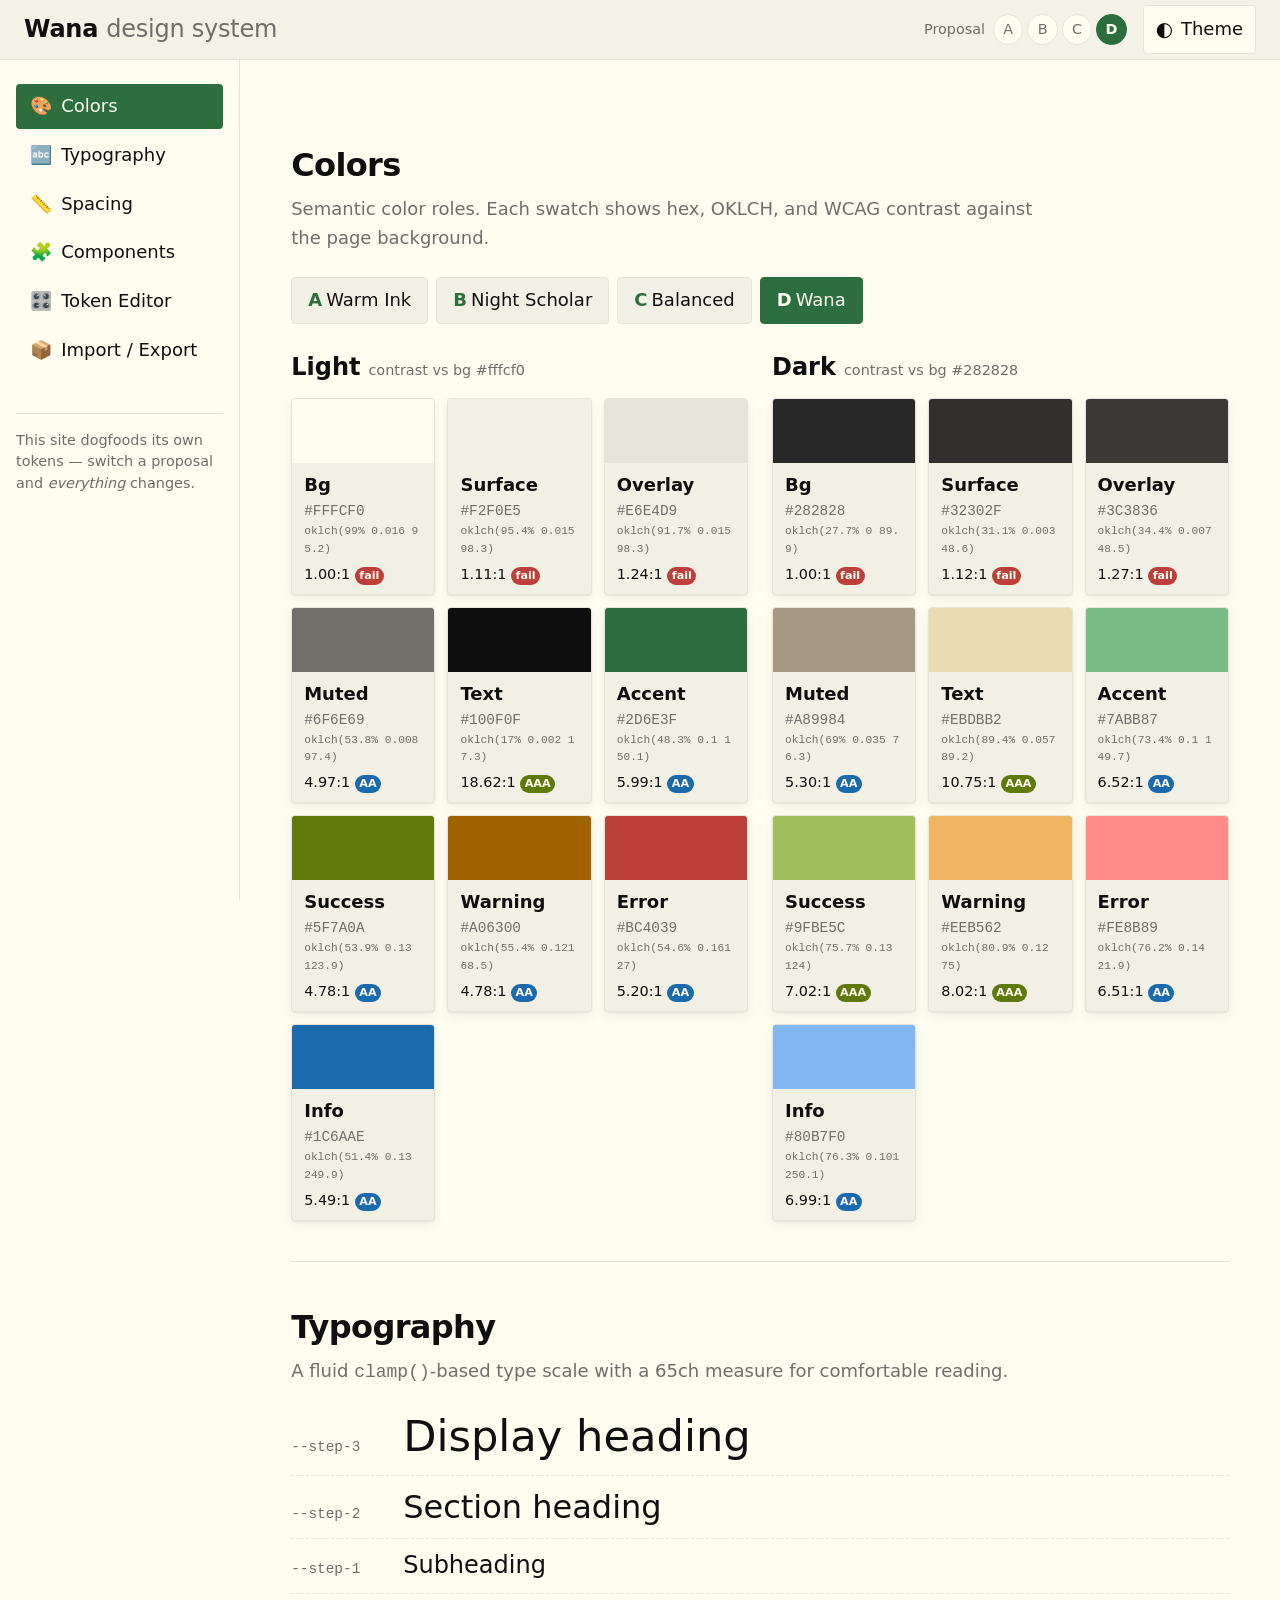
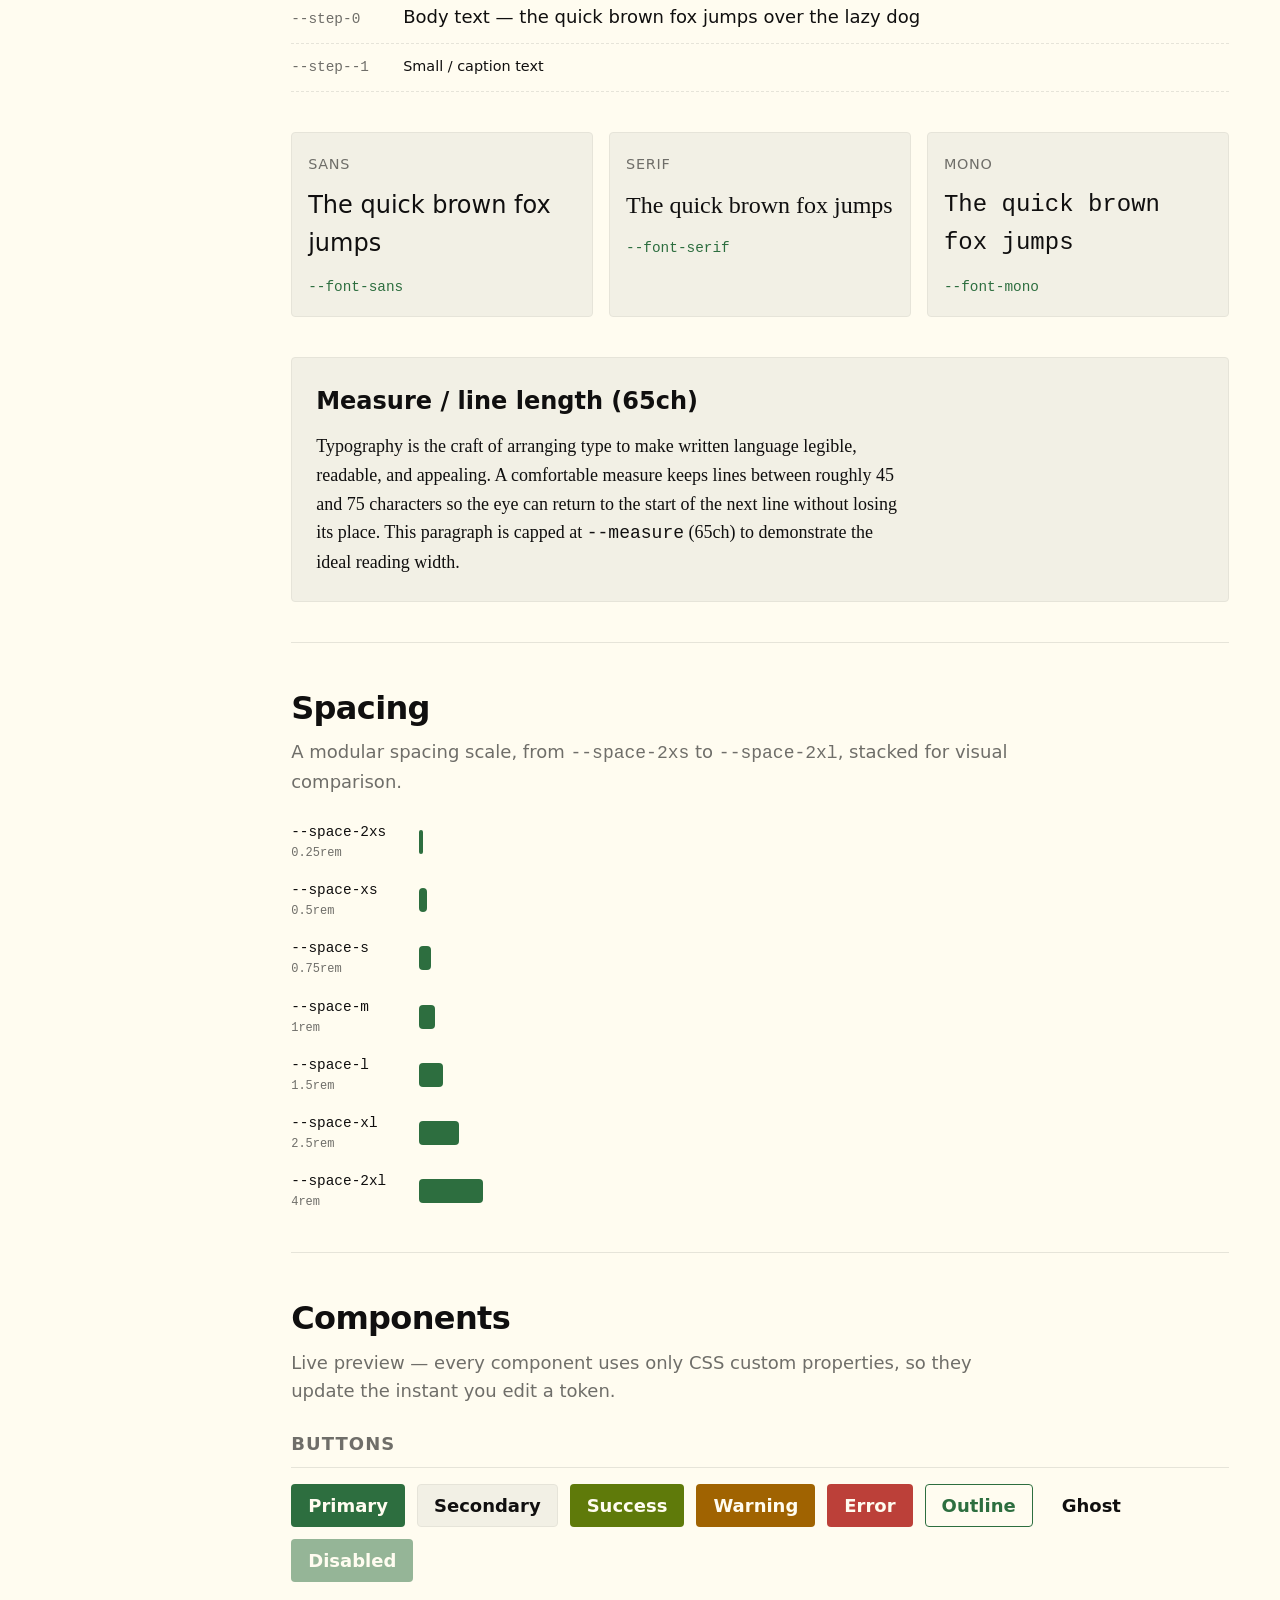
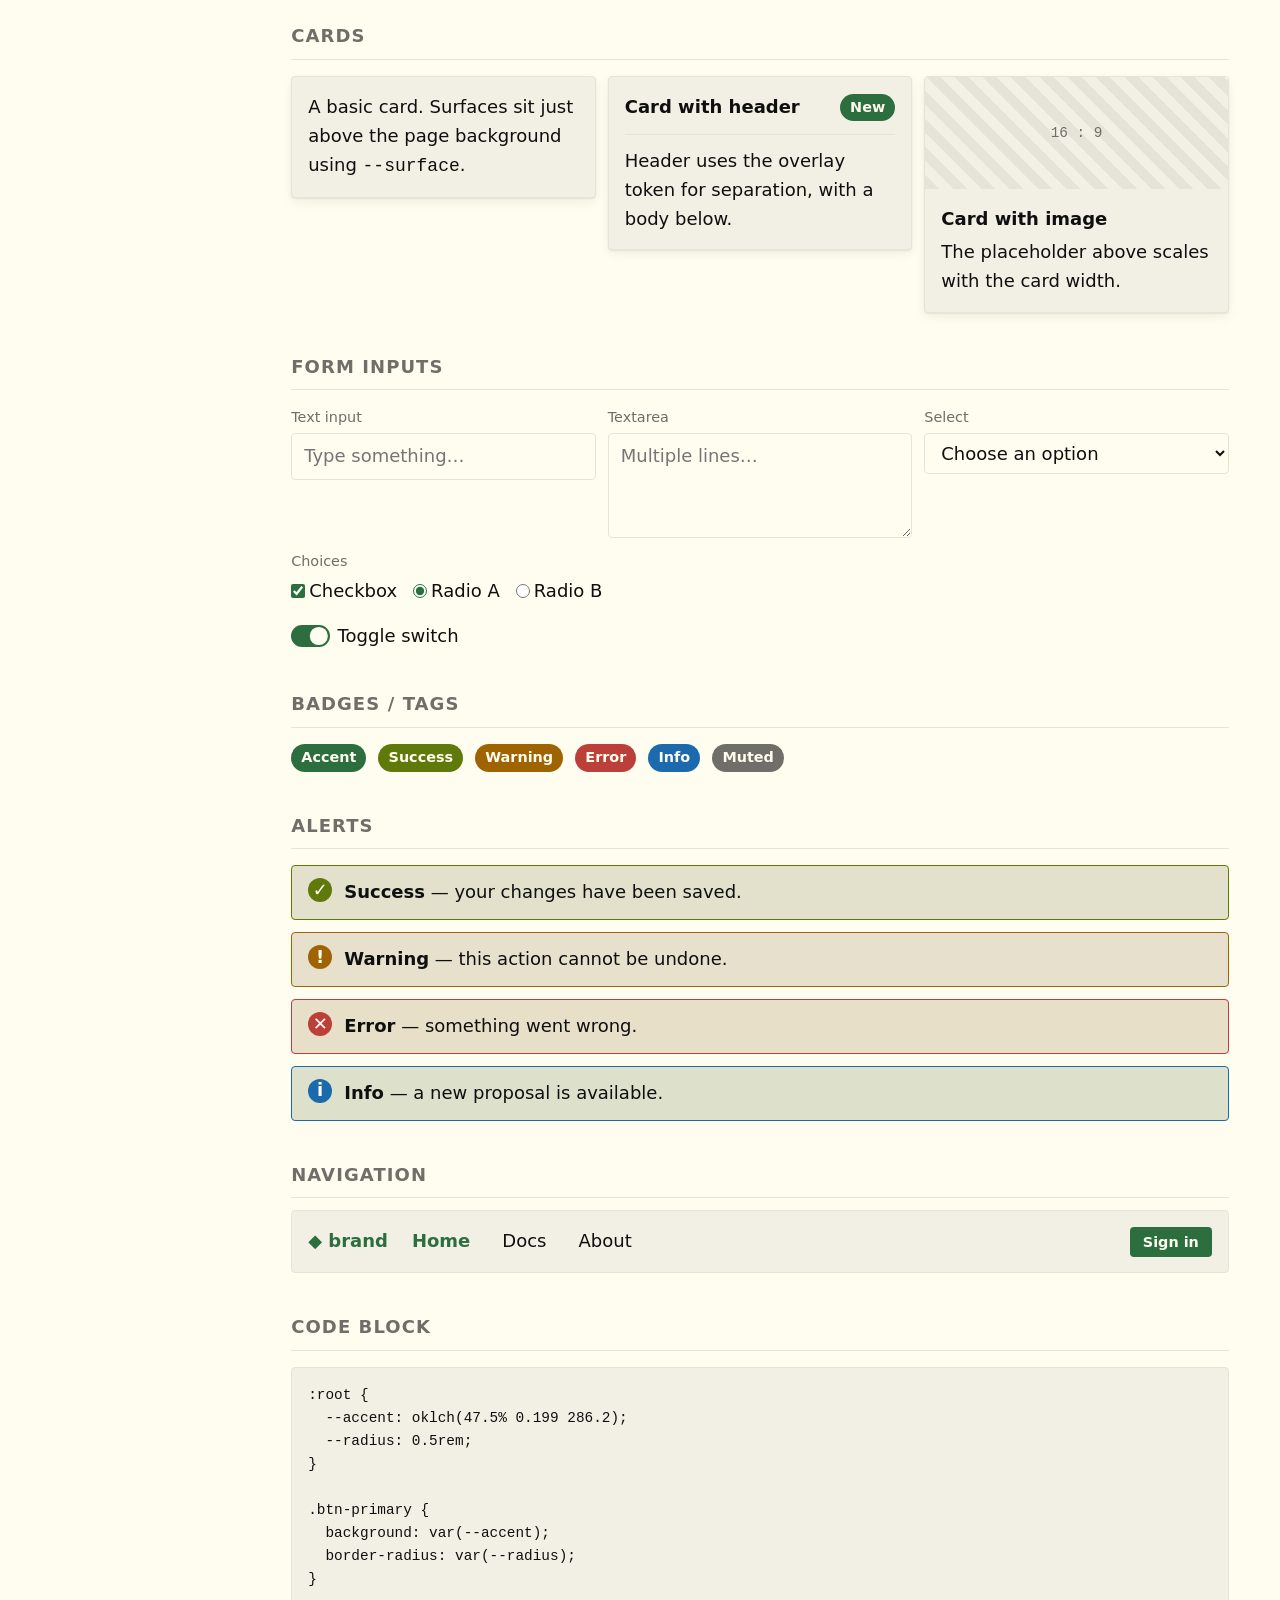
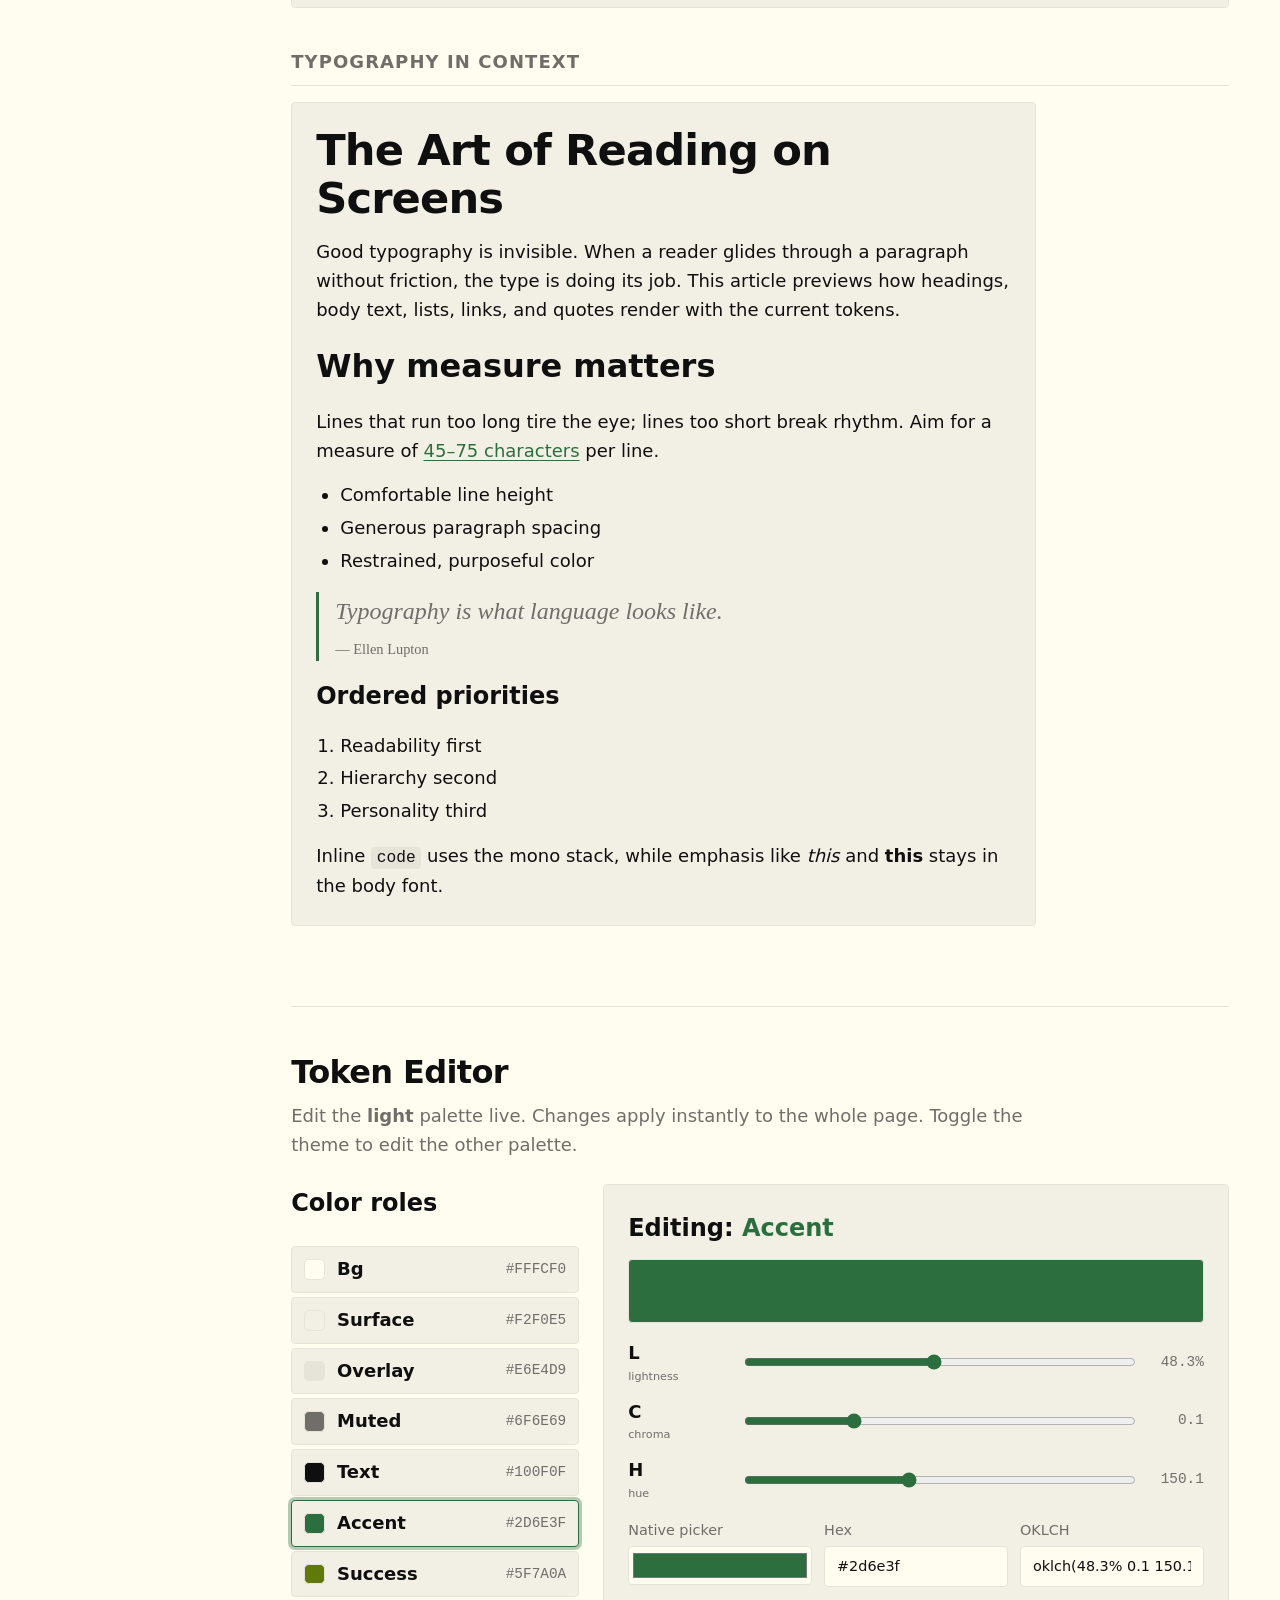
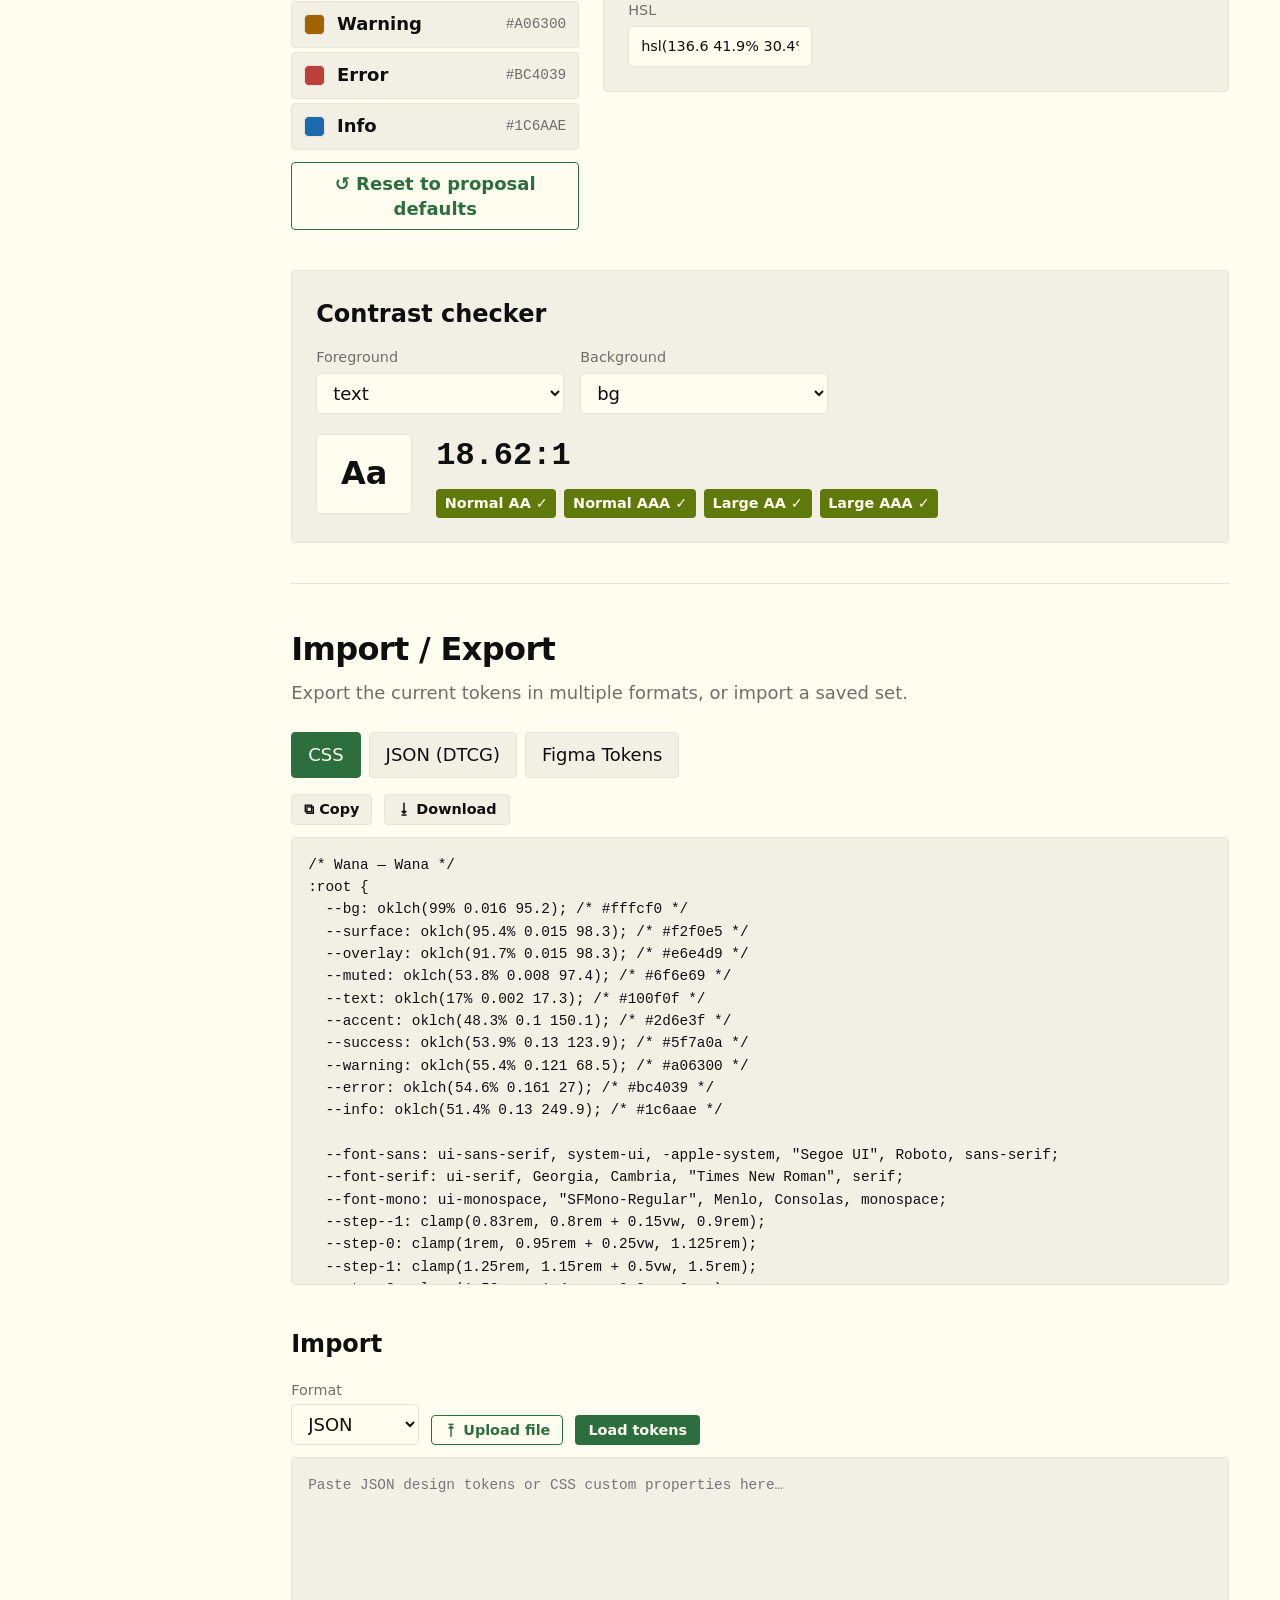
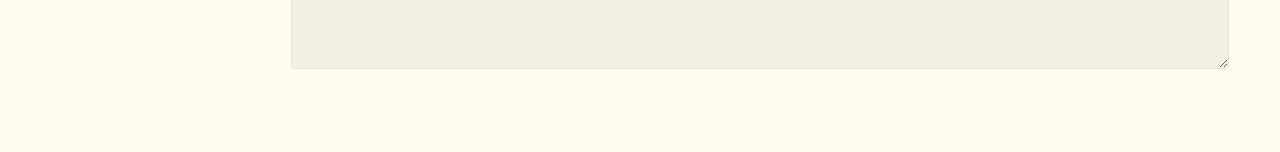
<file: site/index.html>
<!doctype html>
<html lang="en" data-theme="light">
  <head>
    <meta charset="UTF-8" />
    <meta name="viewport" content="width=device-width, initial-scale=1.0" />
    <meta
      name="description"
      content="Wana — a live, interactive token playground with OKLCH editing, contrast checking, and import/export."
    />
    <title>Wana</title>
    <link rel="stylesheet" href="../tokens/base.css" />
    <link rel="stylesheet" href="style.css" />
  </head>
  <body>
    <!-- ── Header ───────────────────────────────────────────────────── -->
    <header class="site-header">
      <button
        class="nav-toggle"
        id="navToggle"
        aria-label="Toggle navigation"
        aria-expanded="false"
      >
        ☰
      </button>
      <h1 class="site-title">Wana <span>design system</span></h1>
      <div class="header-controls">
        <div class="proposal-mini" role="group" aria-label="Proposal">
          <span class="proposal-mini-label">Proposal</span>
          <div class="proposal-mini-tabs" id="proposalMiniTabs"></div>
        </div>
        <button
          class="theme-toggle"
          id="themeToggle"
          aria-label="Toggle light/dark theme"
        >
          <span class="theme-toggle-icon" aria-hidden="true">◐</span>
          <span class="theme-toggle-text">Theme</span>
        </button>
      </div>
    </header>

    <div class="layout">
      <!-- ── Sidebar ────────────────────────────────────────────────── -->
      <nav class="sidebar" id="sidebar" aria-label="Sections">
        <ul class="nav-list">
          <li>
            <a href="#colors" class="nav-link" data-section="colors"
              ><span class="nav-ico">🎨</span> Colors</a
            >
          </li>
          <li>
            <a href="#typography" class="nav-link" data-section="typography"
              ><span class="nav-ico">🔤</span> Typography</a
            >
          </li>
          <li>
            <a href="#spacing" class="nav-link" data-section="spacing"
              ><span class="nav-ico">📏</span> Spacing</a
            >
          </li>
          <li>
            <a href="#components" class="nav-link" data-section="components"
              ><span class="nav-ico">🧩</span> Components</a
            >
          </li>
          <li>
            <a href="#editor" class="nav-link" data-section="editor"
              ><span class="nav-ico">🎛️</span> Token Editor</a
            >
          </li>
          <li>
            <a href="#export" class="nav-link" data-section="export"
              ><span class="nav-ico">📦</span> Import / Export</a
            >
          </li>
        </ul>
        <div class="sidebar-foot">
          <p class="dogfood-note">
            This site dogfoods its own tokens — switch a proposal and
            <em>everything</em> changes.
          </p>
        </div>
      </nav>

      <!-- ── Main content ───────────────────────────────────────────── -->
      <main class="main" id="main">
        <!-- 1. COLORS -->
        <section id="colors" class="section">
          <div class="section-head">
            <h2>Colors</h2>
            <p class="section-sub">
              Semantic color roles. Each swatch shows hex, OKLCH, and WCAG
              contrast against the page background.
            </p>
          </div>

          <div
            class="proposal-tabs"
            id="proposalTabs"
            role="tablist"
            aria-label="Color proposals"
          ></div>

          <div class="palette-split">
            <div class="palette-col">
              <h3 class="palette-title">
                Light <span class="palette-meta" id="lightMeta"></span>
              </h3>
              <div class="swatch-grid" id="swatchesLight"></div>
            </div>
            <div class="palette-col">
              <h3 class="palette-title">
                Dark <span class="palette-meta" id="darkMeta"></span>
              </h3>
              <div class="swatch-grid" id="swatchesDark"></div>
            </div>
          </div>
        </section>

        <!-- 2. TYPOGRAPHY -->
        <section id="typography" class="section">
          <div class="section-head">
            <h2>Typography</h2>
            <p class="section-sub">
              A fluid <code>clamp()</code>-based type scale with a 65ch measure
              for comfortable reading.
            </p>
          </div>

          <div class="type-scale" id="typeScale"></div>

          <div class="font-stacks">
            <div class="font-card">
              <span class="font-label">Sans</span>
              <p class="font-sample" style="font-family: var(--font-sans)">
                The quick brown fox jumps
              </p>
              <code class="font-code">--font-sans</code>
            </div>
            <div class="font-card">
              <span class="font-label">Serif</span>
              <p class="font-sample" style="font-family: var(--font-serif)">
                The quick brown fox jumps
              </p>
              <code class="font-code">--font-serif</code>
            </div>
            <div class="font-card">
              <span class="font-label">Mono</span>
              <p class="font-sample" style="font-family: var(--font-mono)">
                The quick brown fox jumps
              </p>
              <code class="font-code">--font-mono</code>
            </div>
          </div>

          <div class="measure-demo">
            <h3>Measure / line length (65ch)</h3>
            <p class="measure-text">
              Typography is the craft of arranging type to make written language
              legible, readable, and appealing. A comfortable measure keeps
              lines between roughly 45 and 75 characters so the eye can return
              to the start of the next line without losing its place. This
              paragraph is capped at <code>--measure</code> (65ch) to
              demonstrate the ideal reading width.
            </p>
          </div>
        </section>

        <!-- 3. SPACING -->
        <section id="spacing" class="section">
          <div class="section-head">
            <h2>Spacing</h2>
            <p class="section-sub">
              A modular spacing scale, from <code>--space-2xs</code> to
              <code>--space-2xl</code>, stacked for visual comparison.
            </p>
          </div>
          <div class="space-scale" id="spaceScale"></div>
        </section>

        <!-- 4. COMPONENTS -->
        <section id="components" class="section">
          <div class="section-head">
            <h2>Components</h2>
            <p class="section-sub">
              Live preview — every component uses only CSS custom properties, so
              they update the instant you edit a token.
            </p>
          </div>

          <!-- Buttons -->
          <div class="comp-group">
            <h3 class="comp-title">Buttons</h3>
            <div class="comp-row">
              <button class="btn btn-primary">Primary</button>
              <button class="btn btn-secondary">Secondary</button>
              <button class="btn btn-success">Success</button>
              <button class="btn btn-warning">Warning</button>
              <button class="btn btn-error">Error</button>
              <button class="btn btn-outline">Outline</button>
              <button class="btn btn-ghost">Ghost</button>
              <button class="btn btn-primary" disabled>Disabled</button>
            </div>
          </div>

          <!-- Cards -->
          <div class="comp-group">
            <h3 class="comp-title">Cards</h3>
            <div class="comp-row comp-cards">
              <div class="card">
                <p>
                  A basic card. Surfaces sit just above the page background
                  using <code>--surface</code>.
                </p>
              </div>
              <div class="card">
                <div class="card-header">
                  <h4>Card with header</h4>
                  <span class="badge badge-accent">New</span>
                </div>
                <p>
                  Header uses the overlay token for separation, with a body
                  below.
                </p>
              </div>
              <div class="card">
                <div class="card-image" aria-hidden="true">
                  <span>16 : 9</span>
                </div>
                <div class="card-body">
                  <h4>Card with image</h4>
                  <p>The placeholder above scales with the card width.</p>
                </div>
              </div>
            </div>
          </div>

          <!-- Forms -->
          <div class="comp-group">
            <h3 class="comp-title">Form inputs</h3>
            <div class="comp-row comp-forms">
              <label class="field">
                <span class="field-label">Text input</span>
                <input
                  type="text"
                  class="input"
                  placeholder="Type something…"
                />
              </label>
              <label class="field">
                <span class="field-label">Textarea</span>
                <textarea
                  class="input"
                  rows="3"
                  placeholder="Multiple lines…"
                ></textarea>
              </label>
              <label class="field">
                <span class="field-label">Select</span>
                <select class="input">
                  <option>Choose an option</option>
                  <option>Warm Ink</option>
                  <option>Night Scholar</option>
                  <option>Balanced</option>
                </select>
              </label>
              <div class="field">
                <span class="field-label">Choices</span>
                <div class="choice-row">
                  <label class="choice"
                    ><input type="checkbox" checked /> Checkbox</label
                  >
                  <label class="choice"
                    ><input type="radio" name="demo-radio" checked /> Radio
                    A</label
                  >
                  <label class="choice"
                    ><input type="radio" name="demo-radio" /> Radio B</label
                  >
                </div>
                <label class="toggle">
                  <input type="checkbox" checked />
                  <span class="toggle-track"
                    ><span class="toggle-thumb"></span
                  ></span>
                  <span>Toggle switch</span>
                </label>
              </div>
            </div>
          </div>

          <!-- Badges -->
          <div class="comp-group">
            <h3 class="comp-title">Badges / Tags</h3>
            <div class="comp-row" id="badgeRow"></div>
          </div>

          <!-- Alerts -->
          <div class="comp-group">
            <h3 class="comp-title">Alerts</h3>
            <div class="comp-stack">
              <div class="alert alert-success">
                <span class="alert-icon" aria-hidden="true">✓</span>
                <div>
                  <strong>Success</strong> — your changes have been saved.
                </div>
              </div>
              <div class="alert alert-warning">
                <span class="alert-icon" aria-hidden="true">!</span>
                <div>
                  <strong>Warning</strong> — this action cannot be undone.
                </div>
              </div>
              <div class="alert alert-error">
                <span class="alert-icon" aria-hidden="true">✕</span>
                <div><strong>Error</strong> — something went wrong.</div>
              </div>
              <div class="alert alert-info">
                <span class="alert-icon" aria-hidden="true">i</span>
                <div><strong>Info</strong> — a new proposal is available.</div>
              </div>
            </div>
          </div>

          <!-- Navigation -->
          <div class="comp-group">
            <h3 class="comp-title">Navigation</h3>
            <nav class="demo-nav">
              <span class="demo-nav-brand">◆ brand</span>
              <a href="#components" class="demo-nav-link active">Home</a>
              <a href="#components" class="demo-nav-link">Docs</a>
              <a href="#components" class="demo-nav-link">About</a>
              <button class="btn btn-primary btn-sm">Sign in</button>
            </nav>
          </div>

          <!-- Code block -->
          <div class="comp-group">
            <h3 class="comp-title">Code block</h3>
            <pre class="code-block"><code>:root {
  --accent: oklch(47.5% 0.199 286.2);
  --radius: 0.5rem;
}

.btn-primary {
  background: var(--accent);
  border-radius: var(--radius);
}</code></pre>
          </div>

          <!-- Typography in context -->
          <div class="comp-group">
            <h3 class="comp-title">Typography in context</h3>
            <article class="article">
              <h1>The Art of Reading on Screens</h1>
              <p>
                Good typography is invisible. When a reader glides through a
                paragraph without friction, the type is doing its job. This
                article previews how headings, body text, lists, links, and
                quotes render with the current tokens.
              </p>
              <h2>Why measure matters</h2>
              <p>
                Lines that run too long tire the eye; lines too short break
                rhythm. Aim for a measure of
                <a href="#typography">45–75 characters</a> per line.
              </p>
              <ul>
                <li>Comfortable line height</li>
                <li>Generous paragraph spacing</li>
                <li>Restrained, purposeful color</li>
              </ul>
              <blockquote>
                Typography is what language looks like.<cite
                  >— Ellen Lupton</cite
                >
              </blockquote>
              <h3>Ordered priorities</h3>
              <ol>
                <li>Readability first</li>
                <li>Hierarchy second</li>
                <li>Personality third</li>
              </ol>
              <p>
                Inline <code>code</code> uses the mono stack, while emphasis
                like <em>this</em> and <strong>this</strong> stays in the body
                font.
              </p>
            </article>
          </div>
        </section>

        <!-- 5. TOKEN EDITOR -->
        <section id="editor" class="section">
          <div class="section-head">
            <h2>Token Editor</h2>
            <p class="section-sub">
              Edit the <strong id="editorThemeLabel">light</strong> palette
              live. Changes apply instantly to the whole page. Toggle the theme
              to edit the other palette.
            </p>
          </div>

          <div class="editor-grid">
            <div class="editor-roles">
              <h3>Color roles</h3>
              <div class="role-list" id="roleList"></div>
              <button class="btn btn-outline" id="resetBtn">
                ↺ Reset to proposal defaults
              </button>
            </div>

            <div class="editor-detail">
              <h3>
                Editing:
                <span id="editingRole" class="editing-role">accent</span>
              </h3>
              <div class="editor-preview" id="editorPreview"></div>

              <div class="oklch-sliders">
                <label class="slider-row">
                  <span class="slider-label">L <small>lightness</small></span>
                  <input
                    type="range"
                    id="slL"
                    min="0"
                    max="100"
                    step="0.1"
                    class="slider"
                  />
                  <output id="outL">0</output>
                </label>
                <label class="slider-row">
                  <span class="slider-label">C <small>chroma</small></span>
                  <input
                    type="range"
                    id="slC"
                    min="0"
                    max="0.37"
                    step="0.001"
                    class="slider"
                  />
                  <output id="outC">0</output>
                </label>
                <label class="slider-row">
                  <span class="slider-label">H <small>hue</small></span>
                  <input
                    type="range"
                    id="slH"
                    min="0"
                    max="360"
                    step="0.1"
                    class="slider"
                  />
                  <output id="outH">0</output>
                </label>
              </div>

              <div class="editor-inputs">
                <label class="field">
                  <span class="field-label">Native picker</span>
                  <input
                    type="color"
                    id="colorPicker"
                    class="color-picker-native"
                  />
                </label>
                <label class="field">
                  <span class="field-label">Hex</span>
                  <input
                    type="text"
                    id="inHex"
                    class="input mono"
                    spellcheck="false"
                  />
                </label>
                <label class="field">
                  <span class="field-label">OKLCH</span>
                  <input
                    type="text"
                    id="inOklch"
                    class="input mono"
                    spellcheck="false"
                  />
                </label>
                <label class="field">
                  <span class="field-label">HSL</span>
                  <input
                    type="text"
                    id="inHsl"
                    class="input mono"
                    spellcheck="false"
                  />
                </label>
              </div>
            </div>
          </div>

          <!-- Contrast checker -->
          <div class="contrast-checker">
            <h3>Contrast checker</h3>
            <div class="contrast-controls">
              <label class="field">
                <span class="field-label">Foreground</span>
                <select class="input" id="contrastFg"></select>
              </label>
              <label class="field">
                <span class="field-label">Background</span>
                <select class="input" id="contrastBg"></select>
              </label>
            </div>
            <div class="contrast-result" id="contrastResult">
              <div class="contrast-sample" id="contrastSample">Aa</div>
              <div class="contrast-readout">
                <div class="contrast-ratio" id="contrastRatio">—</div>
                <div class="contrast-grades" id="contrastGrades"></div>
              </div>
            </div>
          </div>
        </section>

        <!-- 6. IMPORT / EXPORT -->
        <section id="export" class="section">
          <div class="section-head">
            <h2>Import / Export</h2>
            <p class="section-sub">
              Export the current tokens in multiple formats, or import a saved
              set.
            </p>
          </div>

          <div class="export-tabs" id="exportTabs" role="tablist">
            <button class="export-tab active" data-fmt="css" role="tab">
              CSS
            </button>
            <button class="export-tab" data-fmt="json" role="tab">
              JSON (DTCG)
            </button>
            <button class="export-tab" data-fmt="figma" role="tab">
              Figma Tokens
            </button>
          </div>

          <div class="export-pane">
            <div class="export-actions">
              <button class="btn btn-secondary btn-sm" id="copyExport">
                ⧉ Copy
              </button>
              <button class="btn btn-secondary btn-sm" id="downloadExport">
                ⭳ Download
              </button>
              <span
                class="export-status"
                id="exportStatus"
                aria-live="polite"
              ></span>
            </div>
            <pre class="export-output"><code id="exportOutput"></code></pre>
          </div>

          <div class="import-pane">
            <h3>Import</h3>
            <div class="import-controls">
              <label class="import-mode">
                <span class="field-label">Format</span>
                <select class="input" id="importFmt">
                  <option value="json">JSON</option>
                  <option value="css">CSS</option>
                </select>
              </label>
              <label class="btn btn-outline btn-sm import-file-btn">
                ⭱ Upload file
                <input
                  type="file"
                  id="importFile"
                  accept=".json,.css,.txt"
                  hidden
                />
              </label>
              <button class="btn btn-primary btn-sm" id="importBtn">
                Load tokens
              </button>
              <span
                class="export-status"
                id="importStatus"
                aria-live="polite"
              ></span>
            </div>
            <textarea
              class="input mono import-area"
              id="importArea"
              rows="8"
              spellcheck="false"
              placeholder="Paste JSON design tokens or CSS custom properties here…"
            ></textarea>
          </div>
        </section>
      </main>
    </div>

    <script src="app.js"></script>
  </body>
</html>
</file>
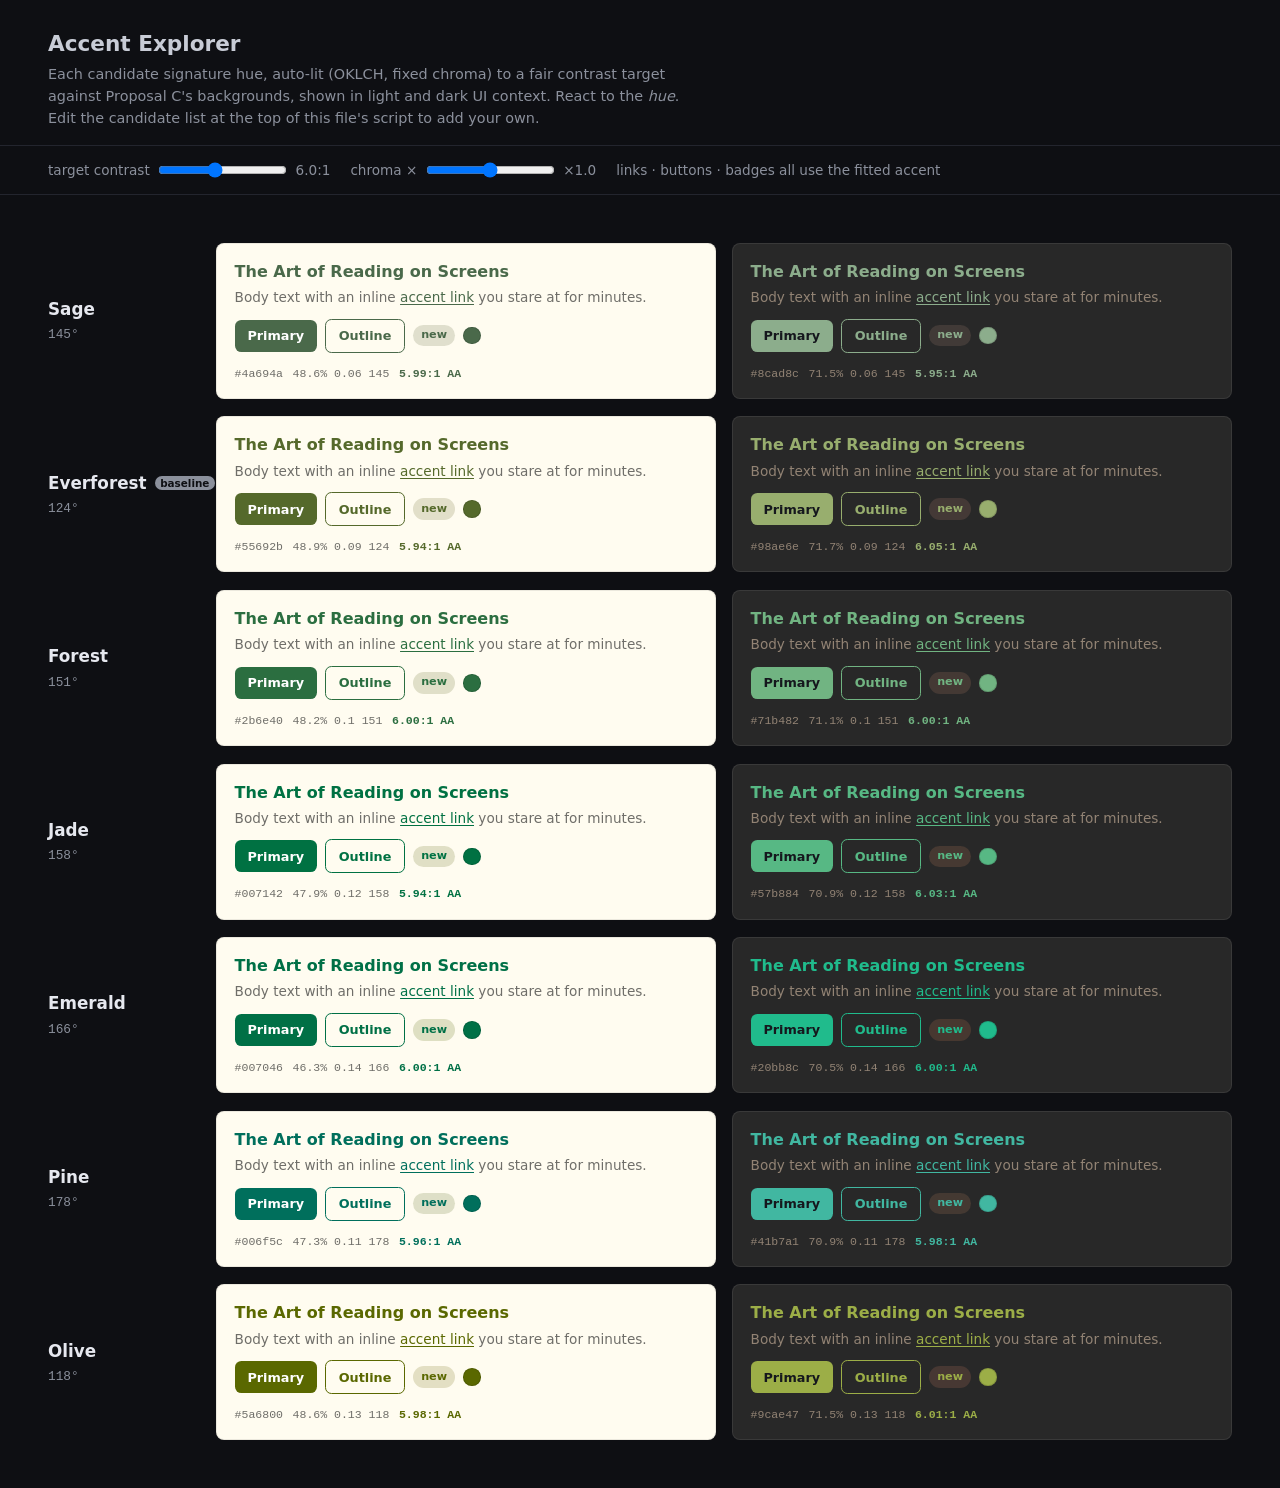
<file: site/accent-explorer.html>
<!doctype html>
<html lang="en">
  <head>
    <meta charset="utf-8" />
    <meta name="viewport" content="width=device-width, initial-scale=1" />
    <title>Accent Explorer — Wana</title>
    <!--
      Signature-hue exploration tool.

      For each candidate hue it auto-fits OKLCH lightness (fixed chroma) to hit
      a fair contrast target against Proposal C's real backgrounds, then renders
      it in light + dark UI context with the live WCAG ratio. Compare HUES, not
      accidentally over/under-lit versions.

      Edit CANDIDATES / CONFIG below and reload. No build step.
    -->
    <style>
      :root {
        /* Light = Flexoki paper · Dark = Gruvbox warm dark (the comfort refs) */
        --light-bg: #fffcf0;
        --light-surface: #f2f0e5;
        --light-text: #100f0f;
        --light-muted: #6f6e69;
        --dark-bg: #282828;
        --dark-surface: #32302f;
        --dark-text: #ebdbb2;
        --dark-muted: #928374;
        --radius: 0.5rem;
        --font: ui-sans-serif, system-ui, -apple-system, "Segoe UI", sans-serif;
        --mono: ui-monospace, "SF Mono", "JetBrains Mono", monospace;
      }
      * {
        box-sizing: border-box;
      }
      body {
        margin: 0;
        font-family: var(--font);
        background: #0e0f13;
        color: #c8ccd6;
        line-height: 1.5;
      }
      header {
        padding: 1.75rem clamp(1rem, 4vw, 3rem) 1rem;
        border-bottom: 1px solid #23252e;
      }
      header h1 {
        margin: 0 0 0.25rem;
        font-size: 1.35rem;
      }
      header p {
        margin: 0;
        color: #8b909c;
        max-width: 70ch;
        font-size: 0.9rem;
      }
      .controls {
        display: flex;
        gap: 1.25rem;
        flex-wrap: wrap;
        align-items: center;
        padding: 0.85rem clamp(1rem, 4vw, 3rem);
        border-bottom: 1px solid #23252e;
        font-size: 0.85rem;
        color: #8b909c;
      }
      .controls label {
        display: inline-flex;
        gap: 0.4rem;
        align-items: center;
      }
      .controls input[type="range"] {
        vertical-align: middle;
      }
      main {
        display: grid;
        gap: 1.1rem;
        padding: clamp(1rem, 4vw, 3rem);
      }
      .row {
        display: grid;
        grid-template-columns: 9.5rem 1fr 1fr;
        gap: 1rem;
        align-items: stretch;
      }
      @media (max-width: 760px) {
        .row {
          grid-template-columns: 1fr;
        }
      }
      .meta {
        display: flex;
        flex-direction: column;
        justify-content: center;
        gap: 0.2rem;
      }
      .meta .name {
        font-size: 1.05rem;
        font-weight: 650;
        color: #e6e8ef;
      }
      .meta .hue {
        font-family: var(--mono);
        font-size: 0.8rem;
        color: #8b909c;
      }
      .meta.baseline .name::after {
        content: "baseline";
        margin-left: 0.5rem;
        font-size: 0.65rem;
        font-weight: 600;
        color: #0e0f13;
        background: #8b909c;
        padding: 0.05rem 0.35rem;
        border-radius: 1rem;
        vertical-align: middle;
      }
      .card {
        --bg: var(--light-bg);
        --surface: var(--light-surface);
        --text: var(--light-text);
        --muted: var(--light-muted);
        background: var(--bg);
        color: var(--text);
        border-radius: var(--radius);
        padding: 1rem 1.1rem;
        border: 1px solid #00000014;
      }
      .card.dark {
        --bg: var(--dark-bg);
        --surface: var(--dark-surface);
        --text: var(--dark-text);
        --muted: var(--dark-muted);
        border-color: #ffffff14;
      }
      .card h3 {
        margin: 0 0 0.2rem;
        font-size: 1rem;
      }
      .card h3 a {
        color: var(--accent);
        text-decoration: none;
      }
      .card h3 a:hover {
        text-decoration: underline;
      }
      .card p {
        margin: 0 0 0.7rem;
        font-size: 0.85rem;
        color: var(--muted);
      }
      .card p a {
        color: var(--accent);
        text-underline-offset: 2px;
      }
      .card .ui {
        display: flex;
        gap: 0.5rem;
        align-items: center;
        flex-wrap: wrap;
      }
      .btn {
        background: var(--accent);
        color: var(--btn-fg);
        border: none;
        border-radius: 0.4rem;
        padding: 0.4rem 0.8rem;
        font: inherit;
        font-size: 0.8rem;
        font-weight: 600;
        cursor: pointer;
      }
      .btn.outline {
        background: transparent;
        color: var(--accent);
        border: 1.5px solid var(--accent);
      }
      .badge {
        font-size: 0.7rem;
        font-weight: 600;
        padding: 0.15rem 0.5rem;
        border-radius: 1rem;
        background: color-mix(in oklch, var(--accent) 18%, var(--bg));
        color: var(--accent);
      }
      .swatch {
        width: 1.1rem;
        height: 1.1rem;
        border-radius: 50%;
        background: var(--accent);
        box-shadow: 0 0 0 1px #00000022 inset;
      }
      .readout {
        margin-top: 0.75rem;
        font-family: var(--mono);
        font-size: 0.72rem;
        color: var(--muted);
        display: flex;
        gap: 0.6rem;
        flex-wrap: wrap;
      }
      .grade {
        font-weight: 700;
      }
      .grade.AAA {
        color: #4caf50;
      }
      .grade.AA {
        color: var(--accent);
      }
      .grade.fail {
        color: #e0564a;
      }
    </style>
  </head>
  <body>
    <header>
      <h1>Accent Explorer</h1>
      <p>
        Each candidate signature hue, auto-lit (OKLCH, fixed chroma) to a fair
        contrast target against Proposal&nbsp;C's backgrounds, shown in light
        and dark UI context. React to the <em>hue</em>. Edit the candidate list
        at the top of this file's script to add your own.
      </p>
    </header>
    <div class="controls">
      <label>
        target contrast
        <input
          id="target"
          type="range"
          min="4.5"
          max="8"
          step="0.25"
          value="6"
        />
        <span id="targetVal">6.0:1</span>
      </label>
      <label>
        chroma ×
        <input
          id="chroma"
          type="range"
          min="0.4"
          max="1.6"
          step="0.1"
          value="1"
        />
        <span id="chromaVal">×1.0</span>
      </label>
      <span>links · buttons · badges all use the fitted accent</span>
    </div>
    <main id="grid"></main>

    <script>
      // ── CONFIG ────────────────────────────────────────────────────────────
      const BG = {
        light: getComputedStyle(document.documentElement)
          .getPropertyValue("--light-bg")
          .trim(),
        dark: getComputedStyle(document.documentElement)
          .getPropertyValue("--dark-bg")
          .trim(),
      };

      // Candidate signature hues (OKLCH hue angle). Edit freely.
      // Green family, anchored to the references (Lily Chou-Chou haze →
      // Everforest olive → WKW emerald/teal). `chroma` is the base; the slider
      // scales all of them together. Add your own row anytime.
      const CANDIDATES = [
        { name: "Sage", hue: 145, chroma: 0.06 }, // Lily Chou-Chou haze, most muted
        { name: "Everforest", hue: 124, chroma: 0.09, baseline: true }, // = #a7c080
        { name: "Forest", hue: 151, chroma: 0.1 }, // true green
        { name: "Jade", hue: 158, chroma: 0.12 },
        { name: "Emerald", hue: 166, chroma: 0.14 }, // WKW, richer
        { name: "Pine", hue: 178, chroma: 0.11 }, // teal-leaning, WKW
        { name: "Olive", hue: 118, chroma: 0.13 }, // earthy yellow-green
      ];

      // ── COLOR MATH (mirror of tools/color.py) ─────────────────────────────
      // Resolve any CSS color (incl. oklch) to gamut-clamped sRGB [0..1] via a
      // 1px canvas — always yields rgba bytes, no getComputedStyle serialization
      // ambiguity (newer browsers return oklch()/color(srgb ...) there).
      const _ctx = document.createElement("canvas").getContext("2d");
      function toRGB(cssColor) {
        _ctx.fillStyle = "#000";
        _ctx.fillStyle = cssColor; // invalid input silently keeps prior value
        _ctx.fillRect(0, 0, 1, 1);
        const d = _ctx.getImageData(0, 0, 1, 1).data;
        return [d[0] / 255, d[1] / 255, d[2] / 255];
      }
      const lin = (c) =>
        c <= 0.04045 ? c / 12.92 : ((c + 0.055) / 1.055) ** 2.4;
      function luminance([r, g, b]) {
        return 0.2126 * lin(r) + 0.7152 * lin(g) + 0.0722 * lin(b);
      }
      function contrast(rgb1, rgb2) {
        const l1 = luminance(rgb1),
          l2 = luminance(rgb2);
        const hi = Math.max(l1, l2),
          lo = Math.min(l1, l2);
        return (hi + 0.05) / (lo + 0.05);
      }
      function grade(r) {
        if (r >= 7) return "AAA";
        if (r >= 4.5) return "AA";
        if (r >= 3) return "AA-large";
        return "fail";
      }
      function hex(rgb) {
        return (
          "#" +
          rgb
            .map((c) =>
              Math.round(c * 255)
                .toString(16)
                .padStart(2, "0"),
            )
            .join("")
        );
      }

      // Binary-search lightness (fixed hue/chroma) to hit target contrast vs bg.
      // Light bg → search darker range; dark bg → lighter range.
      function fit(hue, chroma, bgHex, target, mode) {
        const bg = toRGB(bgHex);
        let lo = mode === "light" ? 0.2 : 0.5;
        let hi = mode === "light" ? 0.72 : 0.95;
        let best = null;
        for (let i = 0; i < 22; i++) {
          const L = (lo + hi) / 2;
          const css = `oklch(${(L * 100).toFixed(1)}% ${chroma} ${hue})`;
          const rgb = toRGB(css);
          const ratio = contrast(rgb, bg);
          best = { L, css, rgb, ratio };
          // vs light bg: lower L = more contrast. vs dark bg: higher L = more contrast.
          const tooMuch = ratio > target;
          if (mode === "light") tooMuch ? (lo = L) : (hi = L);
          else tooMuch ? (hi = L) : (lo = L);
        }
        return best;
      }

      // ── RENDER ────────────────────────────────────────────────────────────
      const grid = document.getElementById("grid");
      const targetEl = document.getElementById("target");
      const chromaEl = document.getElementById("chroma");

      function card(mode, fitres) {
        const bgRGB = toRGB(BG[mode]);
        const textRGB = toRGB(
          getComputedStyle(document.documentElement)
            .getPropertyValue(`--${mode}-text`)
            .trim(),
        );
        // button text: white or near-black, whichever contrasts the accent more
        const onWhite = contrast(fitres.rgb, [1, 1, 1]);
        const onBlack = contrast(fitres.rgb, [0.1, 0.1, 0.13]);
        const btnFg = onBlack > onWhite ? "#15171d" : "#ffffff";
        const g = grade(fitres.ratio);
        return `
          <div class="card ${mode === "dark" ? "dark" : ""}"
               style="--accent:${fitres.css}; --btn-fg:${btnFg}">
            <h3><a href="#">The Art of Reading on Screens</a></h3>
            <p>Body text with an inline <a href="#">accent link</a> you stare at for minutes.</p>
            <div class="ui">
              <button class="btn">Primary</button>
              <button class="btn outline">Outline</button>
              <span class="badge">new</span>
              <span class="swatch"></span>
            </div>
            <div class="readout">
              <span>${hex(fitres.rgb)}</span>
              <span>${fitres.css.replace("oklch(", "").replace(")", "")}</span>
              <span class="grade ${g.replace("-large", "")}">${fitres.ratio.toFixed(2)}:1 ${g}</span>
            </div>
          </div>`;
      }

      function render() {
        const target = +targetEl.value;
        const scale = +chromaEl.value;
        document.getElementById("targetVal").textContent =
          target.toFixed(1) + ":1";
        document.getElementById("chromaVal").textContent =
          "×" + scale.toFixed(1);
        grid.innerHTML = CANDIDATES.map((c) => {
          const chroma = (c.chroma ?? 0.12) * scale;
          const light = fit(c.hue, chroma, BG.light, target, "light");
          const dark = fit(c.hue, chroma, BG.dark, target, "dark");
          return `
            <div class="row">
              <div class="meta ${c.baseline ? "baseline" : ""}">
                <span class="name">${c.name}</span>
                <span class="hue">${c.hue}°</span>
              </div>
              ${card("light", light)}
              ${card("dark", dark)}
            </div>`;
        }).join("");
      }

      targetEl.addEventListener("input", render);
      chromaEl.addEventListener("input", render);
      render();
    </script>
  </body>
</html>
</file>
<file: tokens/base.css>
/* ════════════════════════════════════════════════════════════════════
   Wana — base tokens
   Palette: Wana — Light / Dark (grew from the "Forest" direction; see proposals/proposal-D.md)

   Authoring model: OKLCH is canonical (perceptual lightness lets us
   re-light the accent per mode by arithmetic). Hex kept as a comment
   for eyeballing. See research/color-theory.md §1.

   Every fg/bg pair is WCAG AA+; verify with: python3 tools/color.py
   ════════════════════════════════════════════════════════════════════ */

:root {
  /* ── Color: light (Flexoki warm paper) ─────────────────────────── */
  --bg: oklch(99% 0.016 95.2); /* #fffcf0  */
  --surface: oklch(95.4% 0.015 98.3); /* #f2f0e5  */
  --overlay: oklch(91.7% 0.015 98.3); /* #e6e4d9  */
  --muted: oklch(53.8% 0.008 97.4); /* #6f6e69  — 4.97:1 AA  */
  --text: oklch(17% 0.002 17.3); /* #100f0f  — 18.62:1 AAA */
  --accent: oklch(48.3% 0.1 150.1); /* #2d6e3f  — 5.99:1 AA  */
  --success: oklch(53.9% 0.13 123.9); /* #5f7a0a  — 4.78:1 AA  */
  --warning: oklch(55.4% 0.121 68.5); /* #a06300  — 4.78:1 AA  */
  --error: oklch(54.6% 0.161 27); /* #bc4039  — 5.20:1 AA  */
  --info: oklch(51.4% 0.13 249.9); /* #1c6aae  — 5.49:1 AA  */

  /* ── Typography ─────────────────────────────────────────────────── */
  --font-sans:
    ui-sans-serif, system-ui, -apple-system, "Segoe UI", Roboto, sans-serif;
  --font-serif: ui-serif, Georgia, Cambria, "Times New Roman", serif;
  --font-mono: ui-monospace, "SFMono-Regular", Menlo, Consolas, monospace;

  /* Minor-third scale (×1.25), fluid via clamp() */
  --step--1: clamp(0.83rem, 0.8rem + 0.15vw, 0.9rem);
  --step-0: clamp(1rem, 0.95rem + 0.25vw, 1.125rem);
  --step-1: clamp(1.25rem, 1.15rem + 0.5vw, 1.5rem);
  --step-2: clamp(1.56rem, 1.4rem + 0.8vw, 2rem);
  --step-3: clamp(1.95rem, 1.7rem + 1.25vw, 2.75rem);

  --measure: 65ch;

  /* ── Spacing ─────────────────────────────────────────────────────── */
  --space-2xs: 0.25rem; /*  4px */
  --space-xs: 0.5rem; /*  8px */
  --space-s: 0.75rem; /* 12px */
  --space-m: 1rem; /* 16px */
  --space-l: 1.5rem; /* 24px */
  --space-xl: 2.5rem; /* 40px */
  --space-2xl: 4rem; /* 64px */

  /* ── Radius ──────────────────────────────────────────────────────── */
  --radius: 0.25rem;

  /* ── Shadow & Ring ───────────────────────────────────────────────── */
  --shadow:
    0 1px 2px color-mix(in oklch, var(--text) 8%, transparent),
    0 4px 12px color-mix(in oklch, var(--text) 6%, transparent);
  --ring: 0 0 0 3px color-mix(in oklch, var(--accent) 35%, transparent);

  /* ── Motion ──────────────────────────────────────────────────────── */
  --duration-fast: 0.15s; /* hover, micro-interactions */
  --duration-base: 0.25s; /* theme switch, larger transitions */
  --easing: ease;
}

@media (prefers-color-scheme: dark) {
  :root:not([data-theme="light"]) {
    /* ── Color: dark (Gruvbox warm dark) ───────────────────────── */
    --bg: oklch(27.7% 0 89.9); /* #282828  */
    --surface: oklch(31.1% 0.003 48.6); /* #32302f  */
    --overlay: oklch(34.4% 0.007 48.5); /* #3c3836  */
    --muted: oklch(69% 0.035 76.3); /* #a89984  — 5.30:1 AA  */
    --text: oklch(89.4% 0.057 89.2); /* #ebdbb2  — 10.75:1 AAA */
    --accent: oklch(73.4% 0.1 149.7); /* #7abb87  — 6.52:1 AA  */
    --success: oklch(75.7% 0.13 124); /* #9fbe5c  — 7.02:1 AAA */
    --warning: oklch(80.9% 0.12 75); /* #eeb562  — 8.02:1 AAA */
    --error: oklch(76.2% 0.14 21.9); /* #fe8b89  — 6.51:1 AA  */
    --info: oklch(76.3% 0.101 250.1); /* #80b7f0  — 6.99:1 AA  */
  }
}

/* Explicit dark: lower specificity than the @media block above, so both blocks
   must stay identical — otherwise this override is silently ignored on dark-OS. */
[data-theme="dark"] {
  --bg: oklch(27.7% 0 89.9);
  --surface: oklch(31.1% 0.003 48.6);
  --overlay: oklch(34.4% 0.007 48.5);
  --muted: oklch(69% 0.035 76.3);
  --text: oklch(89.4% 0.057 89.2);
  --accent: oklch(73.4% 0.1 149.7);
  --success: oklch(75.7% 0.13 124);
  --warning: oklch(80.9% 0.12 75);
  --error: oklch(76.2% 0.14 21.9);
  --info: oklch(76.3% 0.101 250.1);
}

/* Explicit light: lets OS-dark users pin the light palette. */
[data-theme="light"] {
  --bg: oklch(99% 0.016 95.2);
  --surface: oklch(95.4% 0.015 98.3);
  --overlay: oklch(91.7% 0.015 98.3);
  --muted: oklch(53.8% 0.008 97.4);
  --text: oklch(17% 0.002 17.3);
  --accent: oklch(48.3% 0.1 150.1);
  --success: oklch(53.9% 0.13 123.9);
  --warning: oklch(55.4% 0.121 68.5);
  --error: oklch(54.6% 0.161 27);
  --info: oklch(51.4% 0.13 249.9);
}

@media (prefers-reduced-motion: reduce) {
  :root {
    --duration-fast: 0s;
    --duration-base: 0s;
  }
}
</file>
<file: site/style.css>
/* ════════════════════════════════════════════════════════════════════
   Wana — playground styles
   The whole UI is built from CSS custom properties, so switching a
   proposal or editing a token re-skins the entire page (dogfooding).
   ════════════════════════════════════════════════════════════════════ */

/* ── Playground layout variables ────────────────────────────────── */
:root {
  --header-h: 3.75rem;
  --sidebar-w: 15rem;
}

/* ── Reset / base ──────────────────────────────────────────────────── */
*,
*::before,
*::after {
  box-sizing: border-box;
}
* {
  margin: 0;
}

html {
  scroll-behavior: smooth;
  scroll-padding-top: calc(var(--header-h) + var(--space-m));
}

body {
  font-family: var(--font-sans);
  font-size: var(--step-0);
  line-height: 1.6;
  color: var(--text);
  background: var(--bg);
  -webkit-font-smoothing: antialiased;
  transition:
    background-color var(--duration-base) var(--easing),
    color var(--duration-base) var(--easing);
}

a {
  color: var(--accent);
  text-underline-offset: 0.15em;
}
code,
pre,
.mono {
  font-family: var(--font-mono);
}
:focus-visible {
  outline: none;
  box-shadow: var(--ring);
  border-radius: var(--radius);
}

/* ── Header ────────────────────────────────────────────────────────── */
.site-header {
  position: sticky;
  top: 0;
  z-index: 50;
  height: var(--header-h);
  display: flex;
  align-items: center;
  gap: var(--space-m);
  padding: 0 var(--space-l);
  background: color-mix(in oklch, var(--surface) 85%, transparent);
  backdrop-filter: blur(8px);
  border-bottom: 1px solid var(--overlay);
}

.site-title {
  font-size: var(--step-1);
  font-weight: 700;
  letter-spacing: -0.01em;
  white-space: nowrap;
}
.site-title span {
  color: var(--muted);
  font-weight: 500;
}

.header-controls {
  margin-left: auto;
  display: flex;
  align-items: center;
  gap: var(--space-m);
}

.proposal-mini {
  display: flex;
  align-items: center;
  gap: var(--space-xs);
}
.proposal-mini-label {
  font-size: var(--step--1);
  color: var(--muted);
}
.proposal-mini-tabs {
  display: flex;
  gap: var(--space-2xs);
}
.proposal-mini-tabs button {
  font: inherit;
  font-size: var(--step--1);
  width: 1.9rem;
  height: 1.9rem;
  border-radius: 50%;
  border: 1px solid var(--overlay);
  background: var(--bg);
  color: var(--muted);
  cursor: pointer;
  transition: all var(--duration-fast) var(--easing);
}
.proposal-mini-tabs button.active {
  background: var(--accent);
  border-color: var(--accent);
  color: var(--bg);
  font-weight: 700;
}

.theme-toggle,
.nav-toggle {
  font: inherit;
  display: inline-flex;
  align-items: center;
  gap: var(--space-xs);
  padding: var(--space-xs) var(--space-s);
  border-radius: var(--radius);
  border: 1px solid var(--overlay);
  background: var(--bg);
  color: var(--text);
  cursor: pointer;
  transition:
    background-color var(--duration-fast) var(--easing),
    border-color var(--duration-fast) var(--easing);
}
.theme-toggle:hover,
.nav-toggle:hover {
  background: var(--overlay);
}
.theme-toggle-icon {
  font-size: 1.1em;
}
.nav-toggle {
  display: none;
  padding: var(--space-xs) var(--space-s);
}

/* ── Layout ────────────────────────────────────────────────────────── */
.layout {
  display: flex;
  align-items: flex-start;
}

.sidebar {
  position: sticky;
  top: var(--header-h);
  align-self: flex-start;
  width: var(--sidebar-w);
  flex: 0 0 var(--sidebar-w);
  height: calc(100vh - var(--header-h));
  overflow-y: auto;
  padding: var(--space-l) var(--space-m);
  border-right: 1px solid var(--overlay);
  background: var(--bg);
}

.nav-list {
  list-style: none;
  padding: 0;
  display: flex;
  flex-direction: column;
  gap: var(--space-2xs);
}
.nav-link {
  display: flex;
  align-items: center;
  gap: var(--space-xs);
  padding: var(--space-xs) var(--space-s);
  border-radius: var(--radius);
  color: var(--text);
  text-decoration: none;
  font-weight: 500;
  transition:
    background-color var(--duration-fast) var(--easing),
    color var(--duration-fast) var(--easing);
}
.nav-link:hover {
  background: var(--surface);
}
.nav-link.active {
  background: var(--accent);
  color: var(--bg);
}
.nav-ico {
  width: 1.4em;
  text-align: center;
}

.sidebar-foot {
  margin-top: var(--space-xl);
  padding-top: var(--space-m);
  border-top: 1px solid var(--overlay);
}
.dogfood-note {
  font-size: var(--step--1);
  color: var(--muted);
  line-height: 1.5;
}

.main {
  flex: 1 1 auto;
  min-width: 0;
  padding: var(--space-xl) clamp(var(--space-m), 4vw, var(--space-2xl));
  max-width: 70rem;
}

/* ── Sections ──────────────────────────────────────────────────────── */
.section {
  padding-block: var(--space-xl);
  border-bottom: 1px solid var(--overlay);
}
.section:last-child {
  border-bottom: none;
}
.section-head {
  margin-bottom: var(--space-l);
}
.section-head h2 {
  font-size: var(--step-2);
  letter-spacing: -0.02em;
}
.section-sub {
  color: var(--muted);
  margin-top: var(--space-2xs);
  max-width: var(--measure);
}

h3 {
  font-size: var(--step-1);
  margin-bottom: var(--space-s);
}
h4 {
  font-size: var(--step-0);
}

/* ── Colors section ────────────────────────────────────────────────── */
.proposal-tabs {
  display: flex;
  flex-wrap: wrap;
  gap: var(--space-xs);
  margin-bottom: var(--space-l);
}
.proposal-tab {
  font: inherit;
  padding: var(--space-xs) var(--space-m);
  border-radius: var(--radius);
  border: 1px solid var(--overlay);
  background: var(--surface);
  color: var(--text);
  cursor: pointer;
  transition: all var(--duration-fast) var(--easing);
}
.proposal-tab .pt-key {
  font-weight: 700;
  color: var(--accent);
  margin-right: var(--space-2xs);
}
.proposal-tab.active {
  background: var(--accent);
  border-color: var(--accent);
  color: var(--bg);
}
.proposal-tab.active .pt-key {
  color: var(--bg);
}

.palette-split {
  display: grid;
  grid-template-columns: 1fr 1fr;
  gap: var(--space-l);
}
.palette-title {
  display: flex;
  align-items: baseline;
  gap: var(--space-xs);
}
.palette-meta {
  font-size: var(--step--1);
  color: var(--muted);
  font-weight: 400;
}
.swatch-grid {
  display: grid;
  grid-template-columns: repeat(auto-fill, minmax(8.5rem, 1fr));
  gap: var(--space-s);
}

.swatch {
  border-radius: var(--radius);
  border: 1px solid var(--overlay);
  overflow: hidden;
  background: var(--surface);
  box-shadow: var(--shadow);
}
.swatch-preview {
  height: 4rem;
}
.swatch-info {
  padding: var(--space-xs) var(--space-s);
}
.swatch-role {
  font-weight: 600;
  text-transform: capitalize;
}
.swatch-hex {
  font-family: var(--font-mono);
  font-size: var(--step--1);
  color: var(--muted);
  text-transform: uppercase;
}
.swatch-oklch {
  font-family: var(--font-mono);
  font-size: 0.7rem;
  color: var(--muted);
  word-break: break-all;
}
.swatch-contrast {
  font-size: var(--step--1);
  margin-top: var(--space-2xs);
}
.contrast-pill {
  display: inline-block;
  padding: 0 0.4em;
  border-radius: 1em;
  font-size: 0.7rem;
  font-weight: 700;
}
.grade-AAA {
  background: var(--success);
  color: var(--bg);
}
.grade-AA {
  background: var(--info);
  color: var(--bg);
}
.grade-AA-large {
  background: var(--warning);
  color: var(--bg);
}
.grade-fail {
  background: var(--error);
  color: var(--bg);
}

/* ── Typography section ────────────────────────────────────────────── */
.type-scale {
  display: flex;
  flex-direction: column;
  gap: var(--space-s);
  margin-bottom: var(--space-xl);
}
.type-row {
  display: flex;
  align-items: baseline;
  gap: var(--space-m);
  padding-bottom: var(--space-s);
  border-bottom: 1px dashed var(--overlay);
}
.type-token {
  flex: 0 0 6rem;
  font-family: var(--font-mono);
  font-size: var(--step--1);
  color: var(--muted);
}
.type-sample {
  line-height: 1.2;
  overflow: hidden;
  text-overflow: ellipsis;
  white-space: nowrap;
}

.font-stacks {
  display: grid;
  grid-template-columns: repeat(auto-fit, minmax(15rem, 1fr));
  gap: var(--space-m);
  margin-bottom: var(--space-xl);
}
.font-card {
  padding: var(--space-m);
  border-radius: var(--radius);
  background: var(--surface);
  border: 1px solid var(--overlay);
}
.font-label {
  font-size: var(--step--1);
  color: var(--muted);
  text-transform: uppercase;
  letter-spacing: 0.05em;
}
.font-sample {
  font-size: var(--step-1);
  margin: var(--space-xs) 0;
}
.font-code {
  font-size: var(--step--1);
  color: var(--accent);
}

.measure-demo {
  padding: var(--space-l);
  background: var(--surface);
  border-radius: var(--radius);
  border: 1px solid var(--overlay);
}
.measure-text {
  max-width: var(--measure);
  font-family: var(--font-serif);
  font-size: var(--step-0);
  margin-top: var(--space-s);
}

/* ── Spacing section ───────────────────────────────────────────────── */
.space-scale {
  display: flex;
  flex-direction: column;
  gap: var(--space-m);
}
.space-row {
  display: flex;
  align-items: center;
  gap: var(--space-m);
}
.space-token {
  flex: 0 0 7rem;
  font-family: var(--font-mono);
  font-size: var(--step--1);
}
.space-token small {
  display: block;
  color: var(--muted);
}
.space-bar {
  height: 1.5rem;
  background: var(--accent);
  border-radius: var(--radius);
}

/* ── Components ────────────────────────────────────────────────────── */
.comp-group {
  margin-bottom: var(--space-xl);
}
.comp-title {
  color: var(--muted);
  font-size: var(--step-0);
  text-transform: uppercase;
  letter-spacing: 0.06em;
  border-bottom: 1px solid var(--overlay);
  padding-bottom: var(--space-xs);
}
.comp-row {
  display: flex;
  flex-wrap: wrap;
  gap: var(--space-s);
  margin-top: var(--space-m);
  align-items: flex-start;
}
.comp-stack {
  display: flex;
  flex-direction: column;
  gap: var(--space-s);
  margin-top: var(--space-m);
}

/* Buttons */
.btn {
  font: inherit;
  font-weight: 600;
  padding: var(--space-xs) var(--space-m);
  border-radius: var(--radius);
  border: 1px solid transparent;
  cursor: pointer;
  transition:
    filter var(--duration-fast) var(--easing),
    background-color var(--duration-fast) var(--easing),
    color var(--duration-fast) var(--easing);
  line-height: 1.4;
}
.btn:hover {
  filter: brightness(1.08);
}
.btn:active {
  filter: brightness(0.94);
}
.btn:disabled {
  opacity: 0.5;
  cursor: not-allowed;
  filter: none;
}
.btn-sm {
  padding: var(--space-2xs) var(--space-s);
  font-size: var(--step--1);
}

.btn-primary {
  background: var(--accent);
  color: var(--bg);
}
.btn-secondary {
  background: var(--surface);
  color: var(--text);
  border-color: var(--overlay);
}
.btn-success {
  background: var(--success);
  color: var(--bg);
}
.btn-warning {
  background: var(--warning);
  color: var(--bg);
}
.btn-error {
  background: var(--error);
  color: var(--bg);
}
.btn-outline {
  background: transparent;
  color: var(--accent);
  border-color: var(--accent);
}
.btn-ghost {
  background: transparent;
  color: var(--text);
}
.btn-ghost:hover {
  background: var(--surface);
  filter: none;
}

/* Cards */
.comp-cards .card {
  flex: 1 1 15rem;
}
.card {
  background: var(--surface);
  border: 1px solid var(--overlay);
  border-radius: var(--radius);
  padding: var(--space-m);
  box-shadow: var(--shadow);
}
.card-header {
  display: flex;
  align-items: center;
  justify-content: space-between;
  gap: var(--space-s);
  padding-bottom: var(--space-s);
  margin-bottom: var(--space-s);
  border-bottom: 1px solid var(--overlay);
}
.card-image {
  height: 7rem;
  margin: calc(-1 * var(--space-m)) calc(-1 * var(--space-m)) var(--space-m);
  background: repeating-linear-gradient(
    45deg,
    var(--overlay),
    var(--overlay) 10px,
    var(--surface) 10px,
    var(--surface) 20px
  );
  display: flex;
  align-items: center;
  justify-content: center;
  color: var(--muted);
  font-family: var(--font-mono);
  font-size: var(--step--1);
}
.card-body {
  display: flex;
  flex-direction: column;
  gap: var(--space-2xs);
}

/* Forms */
.comp-forms .field {
  flex: 1 1 15rem;
}
.field {
  display: flex;
  flex-direction: column;
  gap: var(--space-2xs);
}
.field-label {
  font-size: var(--step--1);
  color: var(--muted);
  font-weight: 500;
}
.input {
  font: inherit;
  font-size: var(--step-0);
  padding: var(--space-xs) var(--space-s);
  border-radius: var(--radius);
  border: 1px solid var(--overlay);
  background: var(--bg);
  color: var(--text);
  width: 100%;
}
.input:focus-visible {
  border-color: var(--accent);
}
textarea.input {
  resize: vertical;
}
select.input {
  cursor: pointer;
}

.choice-row {
  display: flex;
  flex-wrap: wrap;
  gap: var(--space-m);
  margin-bottom: var(--space-s);
}
.choice {
  display: inline-flex;
  align-items: center;
  gap: var(--space-2xs);
  cursor: pointer;
}
.choice input {
  accent-color: var(--accent);
  width: 1.05em;
  height: 1.05em;
}

.toggle {
  display: inline-flex;
  align-items: center;
  gap: var(--space-xs);
  cursor: pointer;
}
.toggle input {
  position: absolute;
  opacity: 0;
  width: 0;
  height: 0;
}
.toggle-track {
  width: 2.4rem;
  height: 1.35rem;
  border-radius: 1rem;
  background: var(--overlay);
  position: relative;
  transition: background-color var(--duration-fast) var(--easing);
}
.toggle-thumb {
  position: absolute;
  top: 2px;
  left: 2px;
  width: calc(1.35rem - 4px);
  height: calc(1.35rem - 4px);
  border-radius: 50%;
  background: var(--bg);
  transition: transform var(--duration-fast) var(--easing);
}
.toggle input:checked + .toggle-track {
  background: var(--accent);
}
.toggle input:checked + .toggle-track .toggle-thumb {
  transform: translateX(1.05rem);
}
.toggle input:focus-visible + .toggle-track {
  box-shadow: var(--ring);
}

/* Badges */
.badge {
  display: inline-block;
  padding: 0.15em 0.7em;
  border-radius: 1em;
  font-size: var(--step--1);
  font-weight: 600;
  text-transform: capitalize;
}
.badge-accent {
  background: var(--accent);
  color: var(--bg);
}
.badge-success {
  background: var(--success);
  color: var(--bg);
}
.badge-warning {
  background: var(--warning);
  color: var(--bg);
}
.badge-error {
  background: var(--error);
  color: var(--bg);
}
.badge-info {
  background: var(--info);
  color: var(--bg);
}
.badge-muted {
  background: var(--muted);
  color: var(--bg);
}

/* Alerts */
.alert {
  display: flex;
  align-items: flex-start;
  gap: var(--space-s);
  padding: var(--space-s) var(--space-m);
  border-radius: var(--radius);
  border: 1px solid;
  background: var(--surface);
}
.alert-icon {
  flex: 0 0 1.5rem;
  height: 1.5rem;
  border-radius: 50%;
  display: inline-flex;
  align-items: center;
  justify-content: center;
  font-weight: 700;
  color: var(--bg);
}
.alert-success {
  border-color: var(--success);
  background: color-mix(in oklch, var(--success) 12%, var(--surface));
}
.alert-success .alert-icon {
  background: var(--success);
}
.alert-warning {
  border-color: var(--warning);
  background: color-mix(in oklch, var(--warning) 12%, var(--surface));
}
.alert-warning .alert-icon {
  background: var(--warning);
}
.alert-error {
  border-color: var(--error);
  background: color-mix(in oklch, var(--error) 12%, var(--surface));
}
.alert-error .alert-icon {
  background: var(--error);
}
.alert-info {
  border-color: var(--info);
  background: color-mix(in oklch, var(--info) 12%, var(--surface));
}
.alert-info .alert-icon {
  background: var(--info);
}

/* Navigation demo */
.demo-nav {
  display: flex;
  align-items: center;
  gap: var(--space-m);
  padding: var(--space-s) var(--space-m);
  background: var(--surface);
  border: 1px solid var(--overlay);
  border-radius: var(--radius);
}
.demo-nav-brand {
  font-weight: 700;
  color: var(--accent);
}
.demo-nav-link {
  color: var(--text);
  text-decoration: none;
  padding: var(--space-2xs) var(--space-xs);
  border-radius: var(--radius);
}
.demo-nav-link:hover {
  background: var(--overlay);
}
.demo-nav-link.active {
  color: var(--accent);
  font-weight: 600;
}
.demo-nav .btn {
  margin-left: auto;
}

/* Code block */
.code-block {
  background: var(--surface);
  border: 1px solid var(--overlay);
  border-radius: var(--radius);
  padding: var(--space-m);
  overflow-x: auto;
  font-size: var(--step--1);
  line-height: 1.6;
  margin-top: var(--space-m);
}

/* Article */
.article {
  max-width: var(--measure);
  background: var(--surface);
  border: 1px solid var(--overlay);
  border-radius: var(--radius);
  padding: var(--space-l);
  margin-top: var(--space-m);
}
.article > * + * {
  margin-top: var(--space-m);
}
.article h1 {
  font-size: var(--step-3);
  line-height: 1.1;
  letter-spacing: -0.02em;
}
.article h2 {
  font-size: var(--step-2);
}
.article h3 {
  font-size: var(--step-1);
}
.article ul,
.article ol {
  padding-left: var(--space-l);
}
.article li + li {
  margin-top: var(--space-2xs);
}
.article blockquote {
  border-left: 3px solid var(--accent);
  padding-left: var(--space-m);
  color: var(--muted);
  font-family: var(--font-serif);
  font-style: italic;
  font-size: var(--step-1);
}
.article blockquote cite {
  display: block;
  font-size: var(--step--1);
  font-style: normal;
  margin-top: var(--space-xs);
}
.article code {
  background: var(--overlay);
  padding: 0.1em 0.35em;
  border-radius: 0.25em;
  font-size: 0.9em;
}

/* ── Token editor ──────────────────────────────────────────────────── */
.editor-grid {
  display: grid;
  grid-template-columns: minmax(0, 18rem) 1fr;
  gap: var(--space-l);
  align-items: start;
}
.editor-roles {
  display: flex;
  flex-direction: column;
  gap: var(--space-s);
}
.role-list {
  display: flex;
  flex-direction: column;
  gap: var(--space-2xs);
}
.role-btn {
  font: inherit;
  display: flex;
  align-items: center;
  gap: var(--space-s);
  padding: var(--space-xs) var(--space-s);
  border-radius: var(--radius);
  border: 1px solid var(--overlay);
  background: var(--surface);
  color: var(--text);
  cursor: pointer;
  text-align: left;
}
.role-btn.active {
  border-color: var(--accent);
  box-shadow: var(--ring);
}
.role-swatch {
  width: 1.3rem;
  height: 1.3rem;
  border-radius: 0.3rem;
  border: 1px solid var(--overlay);
  flex: 0 0 auto;
}
.role-name {
  font-weight: 600;
  text-transform: capitalize;
}
.role-hex {
  margin-left: auto;
  font-family: var(--font-mono);
  font-size: var(--step--1);
  color: var(--muted);
  text-transform: uppercase;
}

.editor-detail {
  background: var(--surface);
  border: 1px solid var(--overlay);
  border-radius: var(--radius);
  padding: var(--space-l);
}
.editor-preview {
  height: 4rem;
  border-radius: var(--radius);
  border: 1px solid var(--overlay);
  margin-bottom: var(--space-m);
}

.oklch-sliders {
  display: flex;
  flex-direction: column;
  gap: var(--space-s);
  margin-bottom: var(--space-m);
}
.slider-row {
  display: grid;
  grid-template-columns: 6.5rem 1fr 3.5rem;
  align-items: center;
  gap: var(--space-s);
}
.slider-label {
  font-weight: 600;
}
.slider-label small {
  display: block;
  font-weight: 400;
  color: var(--muted);
  font-size: 0.7rem;
}
.slider {
  width: 100%;
  accent-color: var(--accent);
}
.slider-row output {
  font-family: var(--font-mono);
  font-size: var(--step--1);
  text-align: right;
  color: var(--muted);
}

.editor-inputs {
  display: grid;
  grid-template-columns: repeat(auto-fit, minmax(11rem, 1fr));
  gap: var(--space-s);
}
.color-picker-native {
  width: 100%;
  height: 2.4rem;
  padding: 2px;
  border-radius: var(--radius);
  border: 1px solid var(--overlay);
  background: var(--bg);
  cursor: pointer;
}
.input.mono {
  font-size: var(--step--1);
}
.input.invalid {
  border-color: var(--error);
  box-shadow: 0 0 0 2px color-mix(in oklch, var(--error) 30%, transparent);
}
.editing-role {
  color: var(--accent);
  text-transform: capitalize;
}

/* Contrast checker */
.contrast-checker {
  margin-top: var(--space-xl);
  background: var(--surface);
  border: 1px solid var(--overlay);
  border-radius: var(--radius);
  padding: var(--space-l);
}
.contrast-controls {
  display: grid;
  grid-template-columns: 1fr 1fr;
  gap: var(--space-m);
  margin-bottom: var(--space-m);
  max-width: 32rem;
}
.contrast-result {
  display: flex;
  align-items: center;
  gap: var(--space-l);
}
.contrast-sample {
  flex: 0 0 6rem;
  height: 5rem;
  display: flex;
  align-items: center;
  justify-content: center;
  font-size: var(--step-2);
  font-weight: 700;
  border-radius: var(--radius);
  border: 1px solid var(--overlay);
}
.contrast-ratio {
  font-size: var(--step-2);
  font-weight: 700;
  font-family: var(--font-mono);
}
.contrast-grades {
  display: flex;
  flex-wrap: wrap;
  gap: var(--space-xs);
  margin-top: var(--space-xs);
}
.grade-chip {
  padding: 0.2em 0.6em;
  border-radius: var(--radius);
  font-size: var(--step--1);
  font-weight: 700;
}
.grade-chip.pass {
  background: var(--success);
  color: var(--bg);
}
.grade-chip.fail {
  background: var(--error);
  color: var(--bg);
}

/* ── Import / Export ───────────────────────────────────────────────── */
.export-tabs {
  display: flex;
  gap: var(--space-xs);
  margin-bottom: var(--space-m);
  flex-wrap: wrap;
}
.export-tab {
  font: inherit;
  padding: var(--space-xs) var(--space-m);
  border-radius: var(--radius);
  border: 1px solid var(--overlay);
  background: var(--surface);
  color: var(--text);
  cursor: pointer;
}
.export-tab.active {
  background: var(--accent);
  border-color: var(--accent);
  color: var(--bg);
}

.export-actions {
  display: flex;
  align-items: center;
  gap: var(--space-s);
  margin-bottom: var(--space-s);
}
.export-status {
  font-size: var(--step--1);
  color: var(--success);
}
.export-output,
.import-area {
  background: var(--surface);
  border: 1px solid var(--overlay);
  border-radius: var(--radius);
  padding: var(--space-m);
  font-family: var(--font-mono);
  font-size: var(--step--1);
  line-height: 1.55;
  overflow: auto;
  max-height: 28rem;
  white-space: pre;
}

.import-pane {
  margin-top: var(--space-xl);
}
.import-controls {
  display: flex;
  flex-wrap: wrap;
  align-items: flex-end;
  gap: var(--space-s);
  margin-bottom: var(--space-s);
}
.import-mode {
  flex: 0 0 8rem;
}
.import-file-btn {
  cursor: pointer;
}
.import-area {
  white-space: pre;
  width: 100%;
}

/* ── Responsive: sidebar collapses to top nav (<768px) ─────────────── */
@media (max-width: 768px) {
  .nav-toggle {
    display: inline-flex;
  }
  .proposal-mini-label {
    display: none;
  }
  .theme-toggle-text {
    display: none;
  }
  .site-title {
    font-size: var(--step-0);
  }

  .layout {
    display: block;
  }
  .sidebar {
    position: fixed;
    top: var(--header-h);
    left: 0;
    right: 0;
    width: 100%;
    height: auto;
    max-height: calc(100vh - var(--header-h));
    z-index: 40;
    border-right: none;
    border-bottom: 1px solid var(--overlay);
    box-shadow: var(--shadow);
    display: none;
  }
  .sidebar.open {
    display: block;
  }
  .nav-list {
    flex-direction: column;
  }

  .main {
    max-width: none;
    padding: var(--space-l) var(--space-m);
  }
  .palette-split {
    grid-template-columns: 1fr;
  }
  .editor-grid {
    grid-template-columns: 1fr;
  }
  .contrast-controls {
    grid-template-columns: 1fr;
  }
  .contrast-result {
    flex-direction: column;
    align-items: flex-start;
  }
}

@media (max-width: 480px) {
  .slider-row {
    grid-template-columns: 4.5rem 1fr 3rem;
  }
  .type-token {
    flex-basis: 4.5rem;
  }
}
</file>
